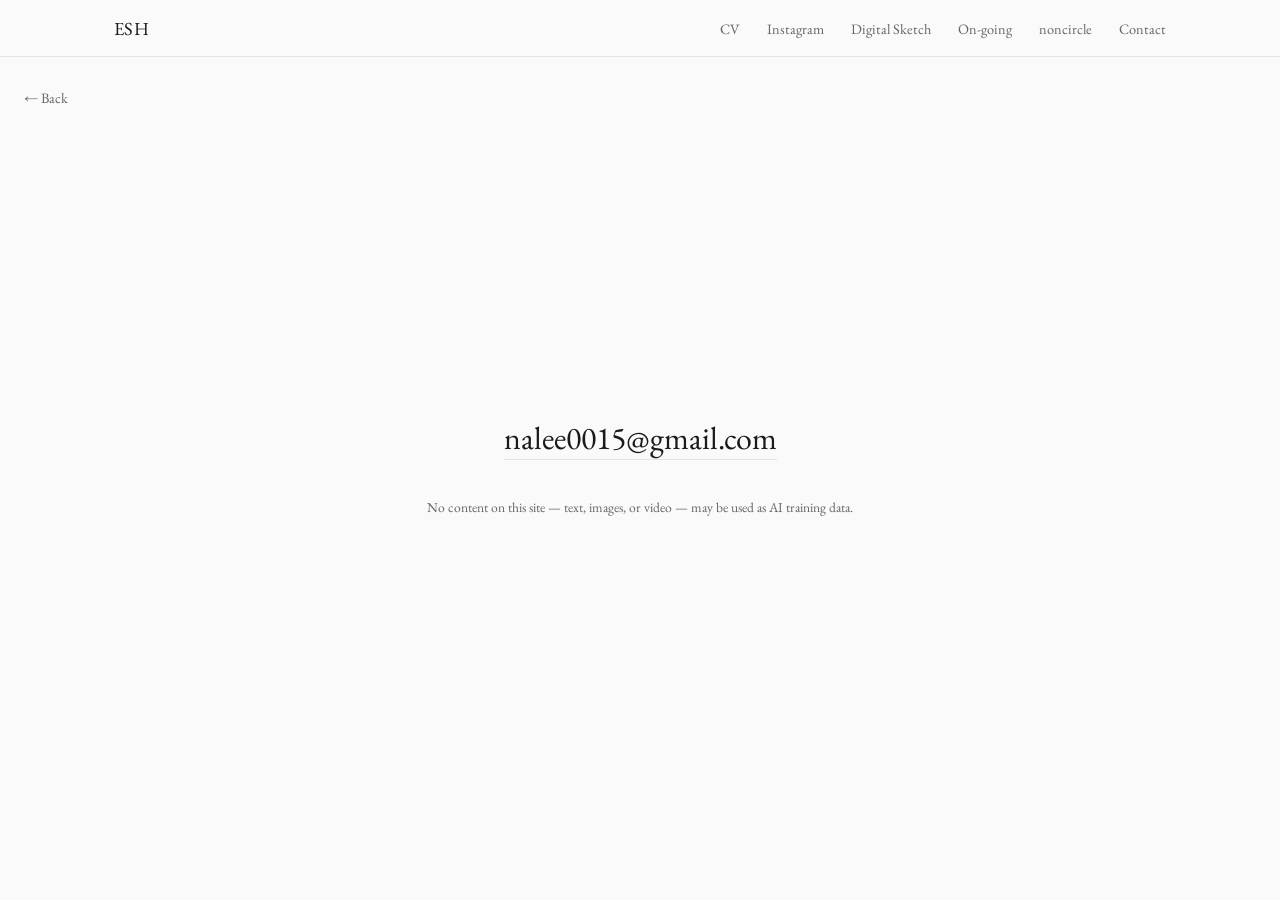
<file: contact.html>
<!DOCTYPE html>
<html lang="en">
<head>
<meta charset="UTF-8">
<meta name="viewport" content="width=device-width, initial-scale=1.0">
<title>ESH — Contact</title>
<link rel="preconnect" href="https://fonts.googleapis.com">
<link rel="preconnect" href="https://fonts.gstatic.com" crossorigin>
<link href="https://fonts.googleapis.com/css2?family=EB+Garamond:ital,wght@0,400;0,500;0,600;0,700;1,400&display=swap" rel="stylesheet">
<link rel="stylesheet" href="styles.css">
<style>
  .contact-page {
    min-height: calc(100vh - 65px);
    display: flex;
    flex-direction: column;
    align-items: center;
    justify-content: center;
    text-align: center;
    padding: 24px;
  }
  .contact-page .back-link {
    position: absolute;
    top: 88px;
    left: 24px;
    color: var(--text-muted);
    text-decoration: none;
    font-size: 0.9rem;
  }
  .contact-page .back-link:hover { color: var(--text); }

  .contact-email {
    font-size: clamp(1.4rem, 4vw, 2rem);
    margin: 0 0 24px;
  }
  .contact-email a {
    color: var(--text);
    text-decoration: none;
    border-bottom: 1px solid var(--border);
    transition: border-color 0.15s ease;
  }
  .contact-email a:hover { border-color: var(--text); }

  .contact-notice {
    max-width: 480px;
    color: var(--text-muted);
    font-size: 0.85rem;
    line-height: 1.6;
  }
</style>
</head>
<body>

<header class="site-header">
  <div class="header-inner">
    <a class="brand" href="index.html">ESH</a>
    <nav class="header-links">
      <a href="assets/SeunghoonLee_CV.pdf" target="_blank" rel="noopener">CV</a>
      <a href="https://www.instagram.com/le_esh_design/" target="_blank" rel="noopener">Instagram</a>
      <a href="sketch.html">Digital Sketch</a>
      <a href="ongoing.html">On-going</a>
      <a href="motion.html">noncircle</a>
      <a href="contact.html">Contact</a>
    </nav>
  </div>
</header>

<main class="contact-page">
  <a class="back-link" href="index.html">&larr; Back</a>
  <p class="contact-email"><a href="mailto:nalee0015@gmail.com">nalee0015@gmail.com</a></p>
  <p class="contact-notice">No content on this site — text, images, or video — may be used as AI training data.</p>
</main>

<script src="protect.js"></script>
</body>
</html>
</file>
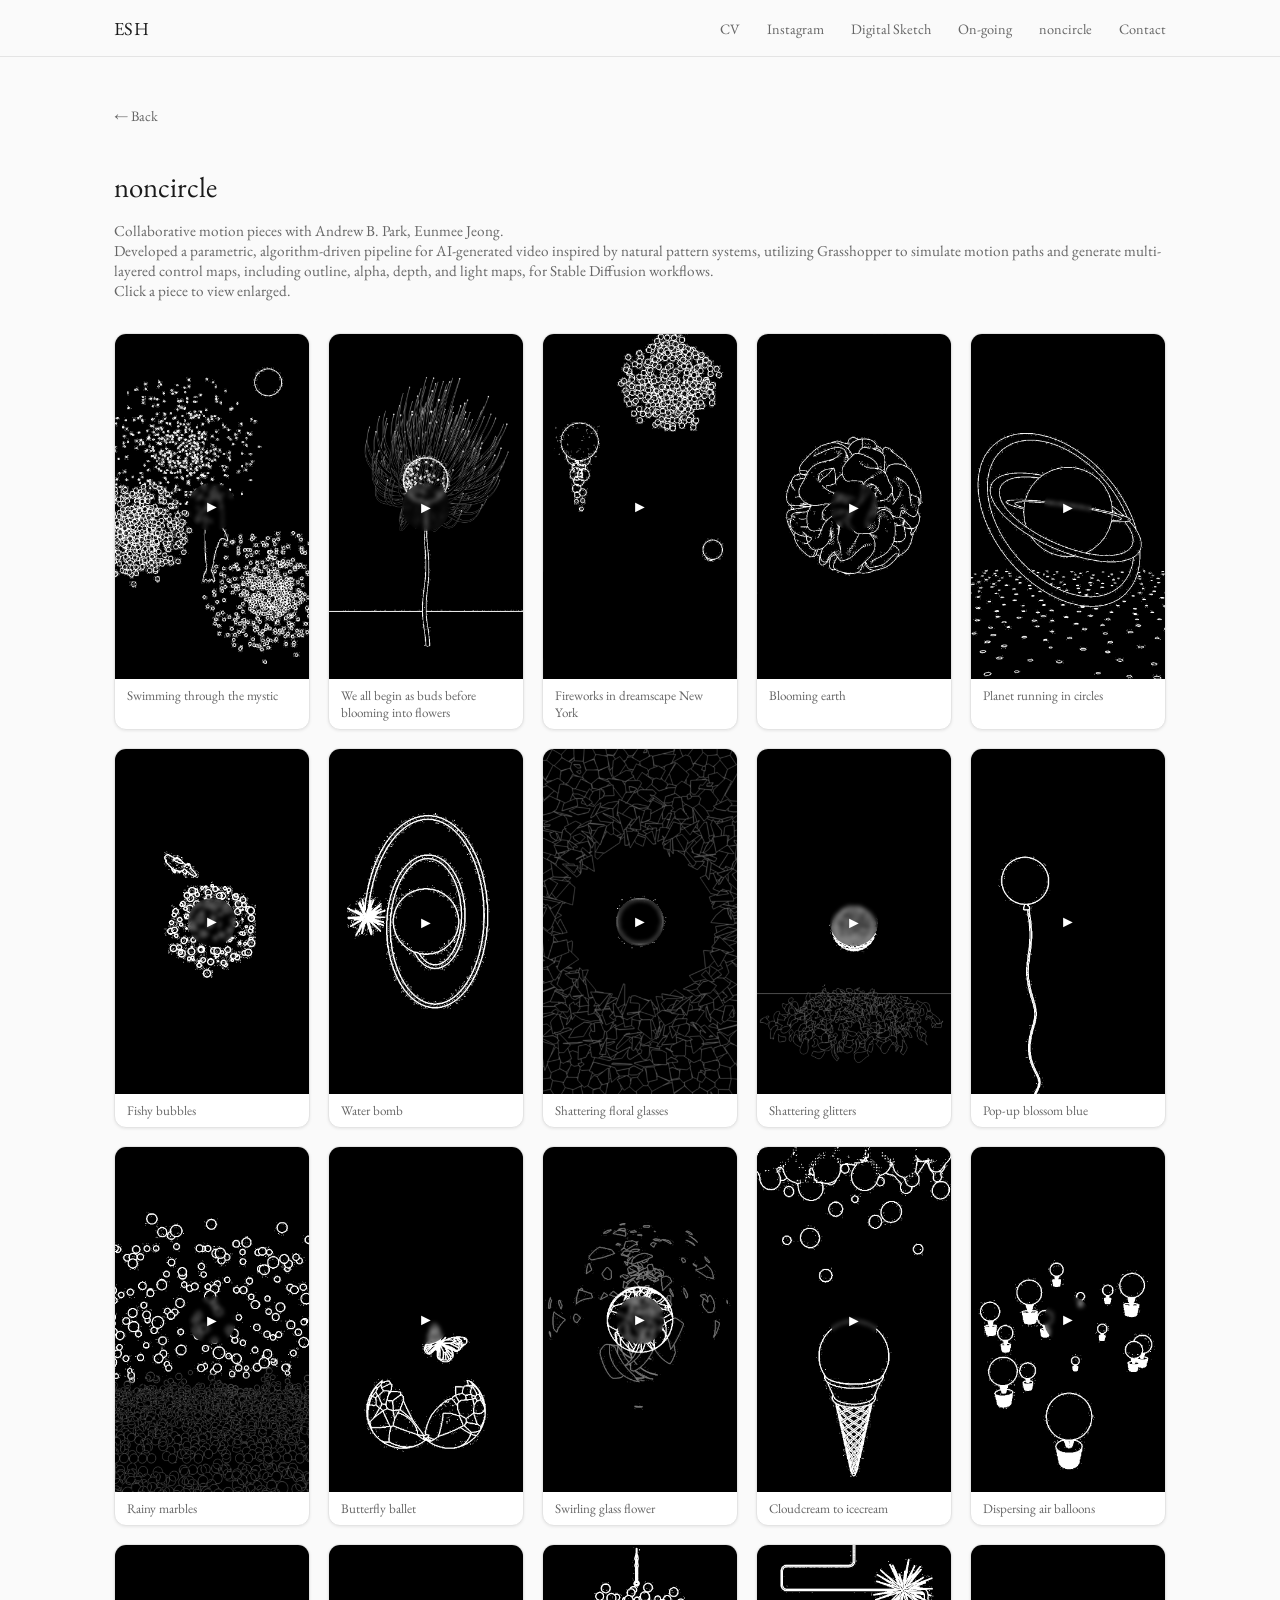
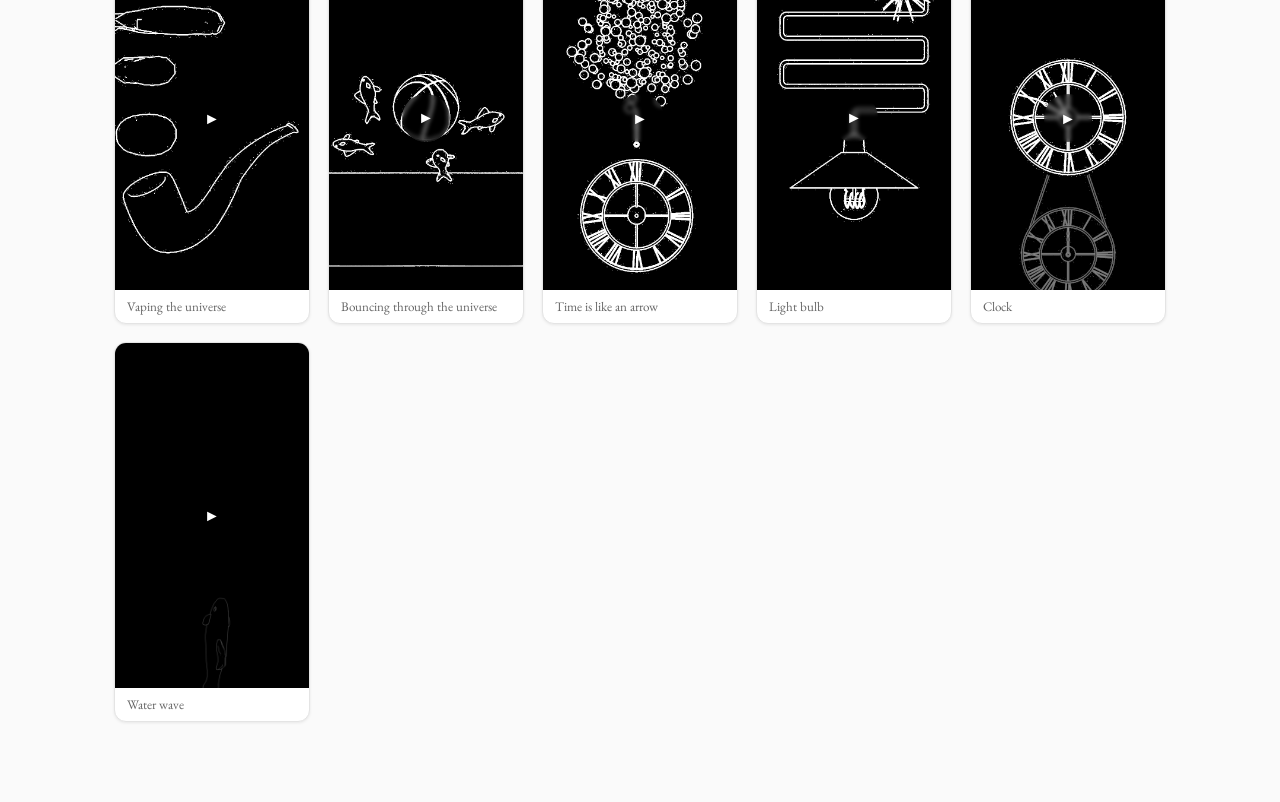
<file: motion.html>
<!DOCTYPE html>
<html lang="en">
<head>
<meta charset="UTF-8">
<meta name="viewport" content="width=device-width, initial-scale=1.0">
<title>ESH — noncircle</title>
<link rel="preconnect" href="https://fonts.googleapis.com">
<link rel="preconnect" href="https://fonts.gstatic.com" crossorigin>
<link href="https://fonts.googleapis.com/css2?family=EB+Garamond:ital,wght@0,400;0,500;0,600;0,700;1,400&display=swap" rel="stylesheet">
<link rel="stylesheet" href="styles.css">
<style>
  .sketch-page {
    max-width: 1100px;
    margin: 0 auto;
    padding: 48px 24px 80px;
  }
  .sketch-page h1 {
    font-size: 1.8rem;
    font-weight: 400;
    margin-bottom: 4px;
  }
  .sketch-page .note {
    color: var(--text-muted);
    font-size: 0.95rem;
    margin-bottom: 32px;
  }
  .back-link {
    display: inline-block;
    margin-bottom: 24px;
    color: var(--text-muted);
    text-decoration: none;
    font-size: 0.9rem;
  }
  .back-link:hover { color: var(--text); }

  .sketch-grid {
    display: grid;
    grid-template-columns: repeat(auto-fit, minmax(180px, 1fr));
    gap: 18px;
  }
  .sketch-card {
    background: var(--surface);
    border: 1px solid var(--border);
    border-radius: 12px;
    overflow: hidden;
    box-shadow: var(--shadow);
    cursor: pointer;
    transition: box-shadow 0.2s ease, transform 0.2s ease;
  }
  .sketch-card:hover {
    box-shadow: var(--shadow-hover);
    transform: translateY(-2px);
  }
  .sketch-thumb {
    position: relative;
    aspect-ratio: 9 / 16;
    background: #000;
  }
  .sketch-thumb img {
    width: 100%;
    height: 100%;
    object-fit: cover;
    display: block;
  }
  .sketch-thumb .play-icon {
    position: absolute;
    inset: 0;
    display: flex;
    align-items: center;
    justify-content: center;
  }
  .sketch-thumb .play-icon span {
    width: 48px;
    height: 48px;
    border-radius: 50%;
    background: rgba(0,0,0,0.45);
    color: #fff;
    display: flex;
    align-items: center;
    justify-content: center;
    font-size: 1rem;
    backdrop-filter: blur(2px);
  }
  .sketch-card .label {
    padding: 8px 12px;
    font-size: 0.82rem;
    color: var(--text-muted);
  }

  .lb-stage video {
    max-width: 100%;
    max-height: 100%;
    object-fit: contain;
    box-shadow: 0 10px 40px rgba(0,0,0,0.5);
  }
</style>
</head>
<body>

<header class="site-header">
  <div class="header-inner">
    <a class="brand" href="index.html">ESH</a>
    <nav class="header-links">
      <a href="assets/SeunghoonLee_CV.pdf" target="_blank" rel="noopener">CV</a>
      <a href="https://www.instagram.com/le_esh_design/" target="_blank" rel="noopener">Instagram</a>
      <a href="sketch.html">Digital Sketch</a>
      <a href="ongoing.html">On-going</a>
      <a href="motion.html">noncircle</a>
      <a href="contact.html">Contact</a>
    </nav>
  </div>
</header>

<main class="sketch-page">
  <a class="back-link" href="index.html">&larr; Back</a>
  <h1>noncircle</h1>
  <p class="note">Collaborative motion pieces with Andrew B. Park, Eunmee Jeong.<br>Developed a parametric, algorithm-driven pipeline for AI-generated video inspired by natural pattern systems, utilizing Grasshopper to simulate motion paths and generate multi-layered control maps, including outline, alpha, depth, and light maps, for Stable Diffusion workflows.<br>Click a piece to view enlarged.</p>

  <div class="sketch-grid" id="sketch-grid">
    <div class="sketch-card" data-src="assets/galaxy/03.mp4" data-poster="assets/galaxy/03-thumb.jpg">
      <div class="sketch-thumb"><img src="assets/galaxy/03-thumb.jpg" alt="Swimming through the mystic"><div class="play-icon"><span>&#9658;</span></div></div>
      <div class="label">Swimming through the mystic</div>
    </div>
    <div class="sketch-card" data-src="assets/galaxy/04.mp4" data-poster="assets/galaxy/04-thumb.jpg">
      <div class="sketch-thumb"><img src="assets/galaxy/04-thumb.jpg" alt="We all begin as buds before blooming into flowers"><div class="play-icon"><span>&#9658;</span></div></div>
      <div class="label">We all begin as buds before blooming into flowers</div>
    </div>
    <div class="sketch-card" data-src="assets/galaxy/05.mp4" data-poster="assets/galaxy/05-thumb.jpg">
      <div class="sketch-thumb"><img src="assets/galaxy/05-thumb.jpg" alt="Fireworks in dreamscape New York"><div class="play-icon"><span>&#9658;</span></div></div>
      <div class="label">Fireworks in dreamscape New York</div>
    </div>
    <div class="sketch-card" data-src="assets/galaxy/06.mp4" data-poster="assets/galaxy/06-thumb.jpg">
      <div class="sketch-thumb"><img src="assets/galaxy/06-thumb.jpg" alt="Blooming earth"><div class="play-icon"><span>&#9658;</span></div></div>
      <div class="label">Blooming earth</div>
    </div>
    <div class="sketch-card" data-src="assets/galaxy/07.mp4" data-poster="assets/galaxy/07-thumb.jpg">
      <div class="sketch-thumb"><img src="assets/galaxy/07-thumb.jpg" alt="Planet running in circles"><div class="play-icon"><span>&#9658;</span></div></div>
      <div class="label">Planet running in circles</div>
    </div>
    <div class="sketch-card" data-src="assets/galaxy/08.mp4" data-poster="assets/galaxy/08-thumb.jpg">
      <div class="sketch-thumb"><img src="assets/galaxy/08-thumb.jpg" alt="Fishy bubbles"><div class="play-icon"><span>&#9658;</span></div></div>
      <div class="label">Fishy bubbles</div>
    </div>
    <div class="sketch-card" data-src="assets/galaxy/09.mp4" data-poster="assets/galaxy/09-thumb.jpg">
      <div class="sketch-thumb"><img src="assets/galaxy/09-thumb.jpg" alt="Water bomb"><div class="play-icon"><span>&#9658;</span></div></div>
      <div class="label">Water bomb</div>
    </div>
    <div class="sketch-card" data-src="assets/galaxy/10.mp4" data-poster="assets/galaxy/10-thumb.jpg">
      <div class="sketch-thumb"><img src="assets/galaxy/10-thumb.jpg" alt="Shattering floral glasses"><div class="play-icon"><span>&#9658;</span></div></div>
      <div class="label">Shattering floral glasses</div>
    </div>
    <div class="sketch-card" data-src="assets/galaxy/11.mp4" data-poster="assets/galaxy/11-thumb.jpg">
      <div class="sketch-thumb"><img src="assets/galaxy/11-thumb.jpg" alt="Shattering glitters"><div class="play-icon"><span>&#9658;</span></div></div>
      <div class="label">Shattering glitters</div>
    </div>
    <div class="sketch-card" data-src="assets/galaxy/12.mp4" data-poster="assets/galaxy/12-thumb.jpg">
      <div class="sketch-thumb"><img src="assets/galaxy/12-thumb.jpg" alt="Pop-up blossom blue"><div class="play-icon"><span>&#9658;</span></div></div>
      <div class="label">Pop-up blossom blue</div>
    </div>
    <div class="sketch-card" data-src="assets/galaxy/13.mp4" data-poster="assets/galaxy/13-thumb.jpg">
      <div class="sketch-thumb"><img src="assets/galaxy/13-thumb.jpg" alt="Rainy marbles"><div class="play-icon"><span>&#9658;</span></div></div>
      <div class="label">Rainy marbles</div>
    </div>
    <div class="sketch-card" data-src="assets/galaxy/14.mp4" data-poster="assets/galaxy/14-thumb.jpg">
      <div class="sketch-thumb"><img src="assets/galaxy/14-thumb.jpg" alt="Butterfly ballet"><div class="play-icon"><span>&#9658;</span></div></div>
      <div class="label">Butterfly ballet</div>
    </div>
    <div class="sketch-card" data-src="assets/galaxy/15.mp4" data-poster="assets/galaxy/15-thumb.jpg">
      <div class="sketch-thumb"><img src="assets/galaxy/15-thumb.jpg" alt="Swirling glass flower"><div class="play-icon"><span>&#9658;</span></div></div>
      <div class="label">Swirling glass flower</div>
    </div>
    <div class="sketch-card" data-src="assets/galaxy/16.mp4" data-poster="assets/galaxy/16-thumb.jpg">
      <div class="sketch-thumb"><img src="assets/galaxy/16-thumb.jpg" alt="Cloudcream to icecream"><div class="play-icon"><span>&#9658;</span></div></div>
      <div class="label">Cloudcream to icecream</div>
    </div>
    <div class="sketch-card" data-src="assets/galaxy/17.mp4" data-poster="assets/galaxy/17-thumb.jpg">
      <div class="sketch-thumb"><img src="assets/galaxy/17-thumb.jpg" alt="Dispersing air balloons"><div class="play-icon"><span>&#9658;</span></div></div>
      <div class="label">Dispersing air balloons</div>
    </div>
    <div class="sketch-card" data-src="assets/galaxy/18.mp4" data-poster="assets/galaxy/18-thumb.jpg">
      <div class="sketch-thumb"><img src="assets/galaxy/18-thumb.jpg" alt="Vaping the universe"><div class="play-icon"><span>&#9658;</span></div></div>
      <div class="label">Vaping the universe</div>
    </div>
    <div class="sketch-card" data-src="assets/galaxy/19.mp4" data-poster="assets/galaxy/19-thumb.jpg">
      <div class="sketch-thumb"><img src="assets/galaxy/19-thumb.jpg" alt="Bouncing through the universe"><div class="play-icon"><span>&#9658;</span></div></div>
      <div class="label">Bouncing through the universe</div>
    </div>
    <div class="sketch-card" data-src="assets/galaxy/20.mp4" data-poster="assets/galaxy/20-thumb.jpg">
      <div class="sketch-thumb"><img src="assets/galaxy/20-thumb.jpg" alt="Time is like an arrow"><div class="play-icon"><span>&#9658;</span></div></div>
      <div class="label">Time is like an arrow</div>
    </div>
    <div class="sketch-card" data-src="assets/galaxy/21.mp4" data-poster="assets/galaxy/21-thumb.jpg">
      <div class="sketch-thumb"><img src="assets/galaxy/21-thumb.jpg" alt="Light bulb"><div class="play-icon"><span>&#9658;</span></div></div>
      <div class="label">Light bulb</div>
    </div>
    <div class="sketch-card" data-src="assets/galaxy/22.mp4" data-poster="assets/galaxy/22-thumb.jpg">
      <div class="sketch-thumb"><img src="assets/galaxy/22-thumb.jpg" alt="Clock"><div class="play-icon"><span>&#9658;</span></div></div>
      <div class="label">Clock</div>
    </div>
    <div class="sketch-card" data-src="assets/galaxy/23.mp4" data-poster="assets/galaxy/23-thumb.jpg">
      <div class="sketch-thumb"><img src="assets/galaxy/23-thumb.jpg" alt="Water wave"><div class="play-icon"><span>&#9658;</span></div></div>
      <div class="label">Water wave</div>
    </div>
  </div>
</main>

<div class="lightbox" id="video-lightbox" aria-hidden="true">
  <button class="lb-close" id="vlb-close" aria-label="Close">&times;</button>
  <div class="lb-stage">
    <video id="vlb-video" controls playsinline poster=""></video>
  </div>
</div>

<script src="protect.js"></script>
<script src="video.js"></script>
<script src="sketch.js"></script>
</body>
</html>
</file>
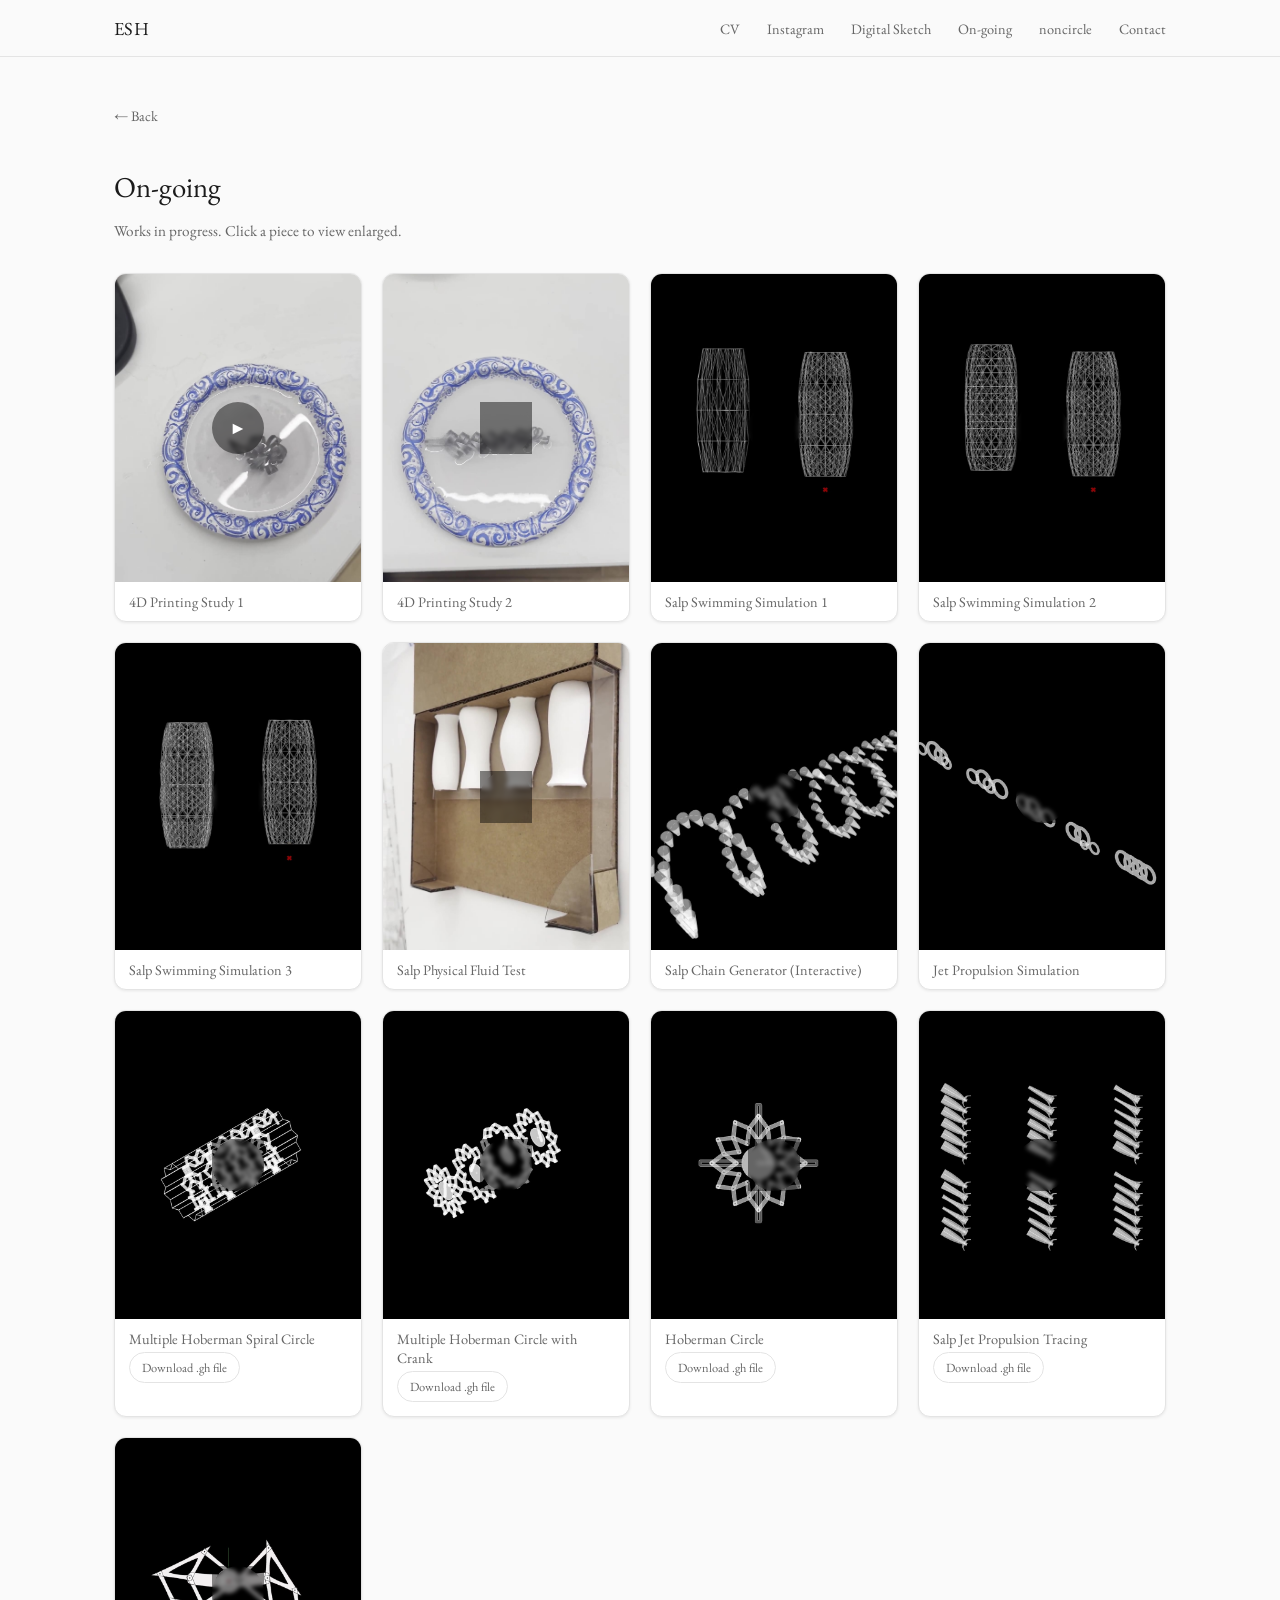
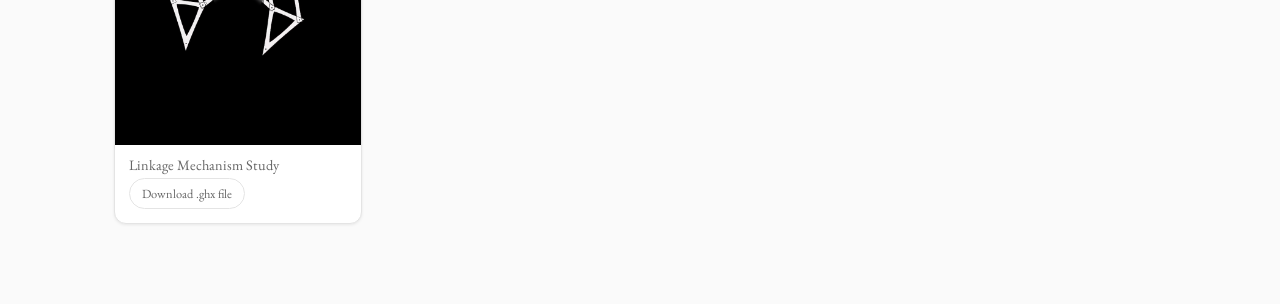
<file: ongoing.html>
<!DOCTYPE html>
<html lang="en">
<head>
<meta charset="UTF-8">
<meta name="viewport" content="width=device-width, initial-scale=1.0">
<title>ESH — On-going</title>
<link rel="preconnect" href="https://fonts.googleapis.com">
<link rel="preconnect" href="https://fonts.gstatic.com" crossorigin>
<link href="https://fonts.googleapis.com/css2?family=EB+Garamond:ital,wght@0,400;0,500;0,600;0,700;1,400&display=swap" rel="stylesheet">
<link rel="stylesheet" href="styles.css">
<style>
  .sketch-page {
    max-width: 1100px;
    margin: 0 auto;
    padding: 48px 24px 80px;
  }
  .sketch-page h1 {
    font-size: 1.8rem;
    font-weight: 400;
    margin-bottom: 4px;
  }
  .sketch-page .note {
    color: var(--text-muted);
    font-size: 0.95rem;
    margin-bottom: 32px;
  }
  .back-link {
    display: inline-block;
    margin-bottom: 24px;
    color: var(--text-muted);
    text-decoration: none;
    font-size: 0.9rem;
  }
  .back-link:hover { color: var(--text); }

  .sketch-grid {
    display: grid;
    grid-template-columns: repeat(auto-fit, minmax(220px, 1fr));
    gap: 20px;
  }
  .sketch-card {
    background: var(--surface);
    border: 1px solid var(--border);
    border-radius: 12px;
    overflow: hidden;
    box-shadow: var(--shadow);
    cursor: pointer;
    transition: box-shadow 0.2s ease, transform 0.2s ease;
  }
  .sketch-card:hover {
    box-shadow: var(--shadow-hover);
    transform: translateY(-2px);
  }
  .sketch-thumb {
    position: relative;
    aspect-ratio: 4 / 5;
    background: #000;
  }
  .sketch-thumb img {
    width: 100%;
    height: 100%;
    object-fit: cover;
    display: block;
  }
  .sketch-thumb .play-icon {
    position: absolute;
    inset: 0;
    display: flex;
    align-items: center;
    justify-content: center;
  }
  .sketch-thumb .play-icon span {
    width: 52px;
    height: 52px;
    border-radius: 50%;
    background: rgba(0,0,0,0.45);
    color: #fff;
    display: flex;
    align-items: center;
    justify-content: center;
    font-size: 1.1rem;
    backdrop-filter: blur(2px);
  }
  .sketch-card .label {
    padding: 10px 14px;
    font-size: 0.9rem;
    color: var(--text-muted);
  }

  .gh-download {
    display: block;
    margin: -6px 14px 14px;
    padding: 6px 12px;
    width: fit-content;
    border: 1px solid var(--border);
    border-radius: 999px;
    font-size: 0.78rem;
    color: var(--text-muted);
    text-decoration: none;
    transition: color 0.15s ease, border-color 0.15s ease;
  }
  .gh-download:hover {
    color: var(--text);
    border-color: var(--text);
  }

  .lb-stage video {
    max-width: 100%;
    max-height: 100%;
    object-fit: contain;
    box-shadow: 0 10px 40px rgba(0,0,0,0.5);
  }
</style>
</head>
<body>

<header class="site-header">
  <div class="header-inner">
    <a class="brand" href="index.html">ESH</a>
    <nav class="header-links">
      <a href="assets/SeunghoonLee_CV.pdf" target="_blank" rel="noopener">CV</a>
      <a href="https://www.instagram.com/le_esh_design/" target="_blank" rel="noopener">Instagram</a>
      <a href="sketch.html">Digital Sketch</a>
      <a href="ongoing.html">On-going</a>
      <a href="motion.html">noncircle</a>
      <a href="contact.html">Contact</a>
    </nav>
  </div>
</header>

<main class="sketch-page">
  <a class="back-link" href="index.html">&larr; Back</a>
  <h1>On-going</h1>
  <p class="note">Works in progress. Click a piece to view enlarged.</p>

  <div class="sketch-grid" id="sketch-grid">
    <div class="sketch-card" data-src="assets/ongoing/4d-printing-study-1.mp4" data-poster="assets/ongoing/4d-printing-study-1-thumb.jpg" data-label="4D Printing Study 1" data-loop="true" data-slug="4d-printing-1">
      <div class="sketch-thumb">
        <img src="assets/ongoing/4d-printing-study-1-thumb.jpg" alt="4D Printing Study 1">
        <div class="play-icon"><span>&#9658;</span></div>
      </div>
      <div class="label">4D Printing Study 1</div>
    </div>
    <div class="sketch-card" data-src="assets/ongoing/4d-printing-study-2.mp4" data-poster="assets/ongoing/4d-printing-study-2-thumb.jpg" data-label="4D Printing Study 2" data-loop="true" data-slug="4d-printing-2">
      <div class="sketch-thumb">
        <img src="assets/ongoing/4d-printing-study-2-thumb.jpg" alt="4D Printing Study 2">
        <div class="play-icon"><span>&#9658;</span></div>
      </div>
      <div class="label">4D Printing Study 2</div>
    </div>
    <div class="sketch-card" data-src="assets/ongoing/salp-swim-sim-1.mp4" data-poster="assets/ongoing/salp-swim-sim-1-thumb.jpg" data-label="Salp Swimming Simulation 1" data-loop="true" data-slug="swim-sim-1">
      <div class="sketch-thumb">
        <img src="assets/ongoing/salp-swim-sim-1-thumb.jpg" alt="Salp Swimming Simulation 1">
        <div class="play-icon"><span>&#9658;</span></div>
      </div>
      <div class="label">Salp Swimming Simulation 1</div>
    </div>
    <div class="sketch-card" data-src="assets/ongoing/salp-swim-sim-2.mp4" data-poster="assets/ongoing/salp-swim-sim-2-thumb.jpg" data-label="Salp Swimming Simulation 2" data-loop="true" data-slug="swim-sim-2">
      <div class="sketch-thumb">
        <img src="assets/ongoing/salp-swim-sim-2-thumb.jpg" alt="Salp Swimming Simulation 2">
        <div class="play-icon"><span>&#9658;</span></div>
      </div>
      <div class="label">Salp Swimming Simulation 2</div>
    </div>
    <div class="sketch-card" data-src="assets/ongoing/salp-swim-sim-3.mp4" data-poster="assets/ongoing/salp-swim-sim-3-thumb.jpg" data-label="Salp Swimming Simulation 3" data-loop="true" data-slug="swim-sim-3">
      <div class="sketch-thumb">
        <img src="assets/ongoing/salp-swim-sim-3-thumb.jpg" alt="Salp Swimming Simulation 3">
        <div class="play-icon"><span>&#9658;</span></div>
      </div>
      <div class="label">Salp Swimming Simulation 3</div>
    </div>
    <div class="sketch-card" data-src="assets/ongoing/salp-physical-fluid-test.mp4" data-poster="assets/ongoing/salp-physical-fluid-test-thumb.jpg" data-label="Salp Physical Fluid Test" data-slug="salp-fluid-test">
      <div class="sketch-thumb">
        <img src="assets/ongoing/salp-physical-fluid-test-thumb.jpg" alt="Salp Physical Fluid Test">
        <div class="play-icon"><span>&#9658;</span></div>
      </div>
      <div class="label">Salp Physical Fluid Test</div>
    </div>
    <a class="sketch-card" href="https://claude.ai/artifact/JJebn6p19cfHxCRVgMBRji" target="_blank" rel="noopener" data-label="Salp Chain Generator" style="text-decoration:none; display:block;">
      <div class="sketch-thumb">
        <img src="assets/ongoing/salp-chain-generator-thumb.jpg" alt="Salp Chain Generator">
        <div class="play-icon"><span>&#8599;</span></div>
      </div>
      <div class="label">Salp Chain Generator (Interactive)</div>
    </a>
    <div class="sketch-card" data-src="assets/ongoing/jet-propulsion-simulation.mp4" data-poster="assets/ongoing/jet-propulsion-simulation-thumb.jpg" data-label="Jet Propulsion Simulation" data-loop="true" data-slug="jet-propulsion">
      <div class="sketch-thumb">
        <img src="assets/ongoing/jet-propulsion-simulation-thumb.jpg" alt="Jet Propulsion Simulation">
        <div class="play-icon"><span>&#9658;</span></div>
      </div>
      <div class="label">Jet Propulsion Simulation</div>
    </div>
    <div class="sketch-card" data-src="assets/ongoing/hoberman-spiral-array.mp4" data-poster="assets/ongoing/hoberman-spiral-array-thumb.jpg" data-label="Multiple Hoberman Spiral Circle" data-loop="true" data-slug="hoberman-spiral">
      <div class="sketch-thumb">
        <img src="assets/ongoing/hoberman-spiral-array-thumb.jpg" alt="Multiple Hoberman Spiral Circle">
        <div class="play-icon"><span>&#9658;</span></div>
      </div>
      <div class="label">Multiple Hoberman Spiral Circle</div>
      <a class="gh-download" href="assets/ongoing/salp-surface-study-spiral.gh" download onclick="event.stopPropagation()">Download .gh file</a>
    </div>
    <div class="sketch-card" data-src="assets/ongoing/hoberman-crank-array.mp4" data-poster="assets/ongoing/hoberman-crank-array-thumb.jpg" data-label="Multiple Hoberman Circle with Crank" data-loop="true" data-slug="hoberman-crank">
      <div class="sketch-thumb">
        <img src="assets/ongoing/hoberman-crank-array-thumb.jpg" alt="Multiple Hoberman Circle with Crank">
        <div class="play-icon"><span>&#9658;</span></div>
      </div>
      <div class="label">Multiple Hoberman Circle with Crank</div>
      <a class="gh-download" href="assets/ongoing/salp-surface-study-crank.gh" download onclick="event.stopPropagation()">Download .gh file</a>
    </div>
    <div class="sketch-card" data-src="assets/ongoing/hoberman-circle.mp4" data-poster="assets/ongoing/hoberman-circle-thumb.jpg" data-label="Hoberman Circle" data-loop="true" data-slug="hoberman">
      <div class="sketch-thumb">
        <img src="assets/ongoing/hoberman-circle-thumb.jpg" alt="Hoberman Circle">
        <div class="play-icon"><span>&#9658;</span></div>
      </div>
      <div class="label">Hoberman Circle</div>
      <a class="gh-download" href="assets/ongoing/hoberman-circle.gh" download onclick="event.stopPropagation()">Download .gh file</a>
    </div>
    <div class="sketch-card" data-src="assets/ongoing/salp-jet-propulsion.mp4" data-poster="assets/ongoing/salp-jet-propulsion-thumb.jpg" data-label="Salp Jet Propulsion Tracing" data-loop="true" data-slug="salp">
      <div class="sketch-thumb">
        <img src="assets/ongoing/salp-jet-propulsion-thumb.jpg" alt="Salp Jet Propulsion Tracing">
        <div class="play-icon"><span>&#9658;</span></div>
      </div>
      <div class="label">Salp Jet Propulsion Tracing</div>
      <a class="gh-download" href="assets/ongoing/salp-swim.gh" download onclick="event.stopPropagation()">Download .gh file</a>
    </div>
    <div class="sketch-card" data-src="assets/ongoing/grasshopper-mechanism.mp4" data-poster="assets/ongoing/grasshopper-mechanism-thumb.jpg" data-label="Linkage Mechanism Study" data-loop="true" data-slug="grasshopper">
      <div class="sketch-thumb">
        <img src="assets/ongoing/grasshopper-mechanism-thumb.jpg" alt="Linkage Mechanism Study">
        <div class="play-icon"><span>&#9658;</span></div>
      </div>
      <div class="label">Linkage Mechanism Study</div>
      <a class="gh-download" href="assets/ongoing/linkage-mechanism.ghx" download onclick="event.stopPropagation()">Download .ghx file</a>
    </div>
  </div>
</main>

<div class="lightbox" id="video-lightbox" aria-hidden="true">
  <button class="lb-close" id="vlb-close" aria-label="Close">&times;</button>
  <div class="lb-stage">
    <video id="vlb-video" controls playsinline poster=""></video>
  </div>
</div>

<script src="protect.js"></script>
<script src="video.js"></script>
<script src="sketch.js"></script>
</body>
</html>
</file>
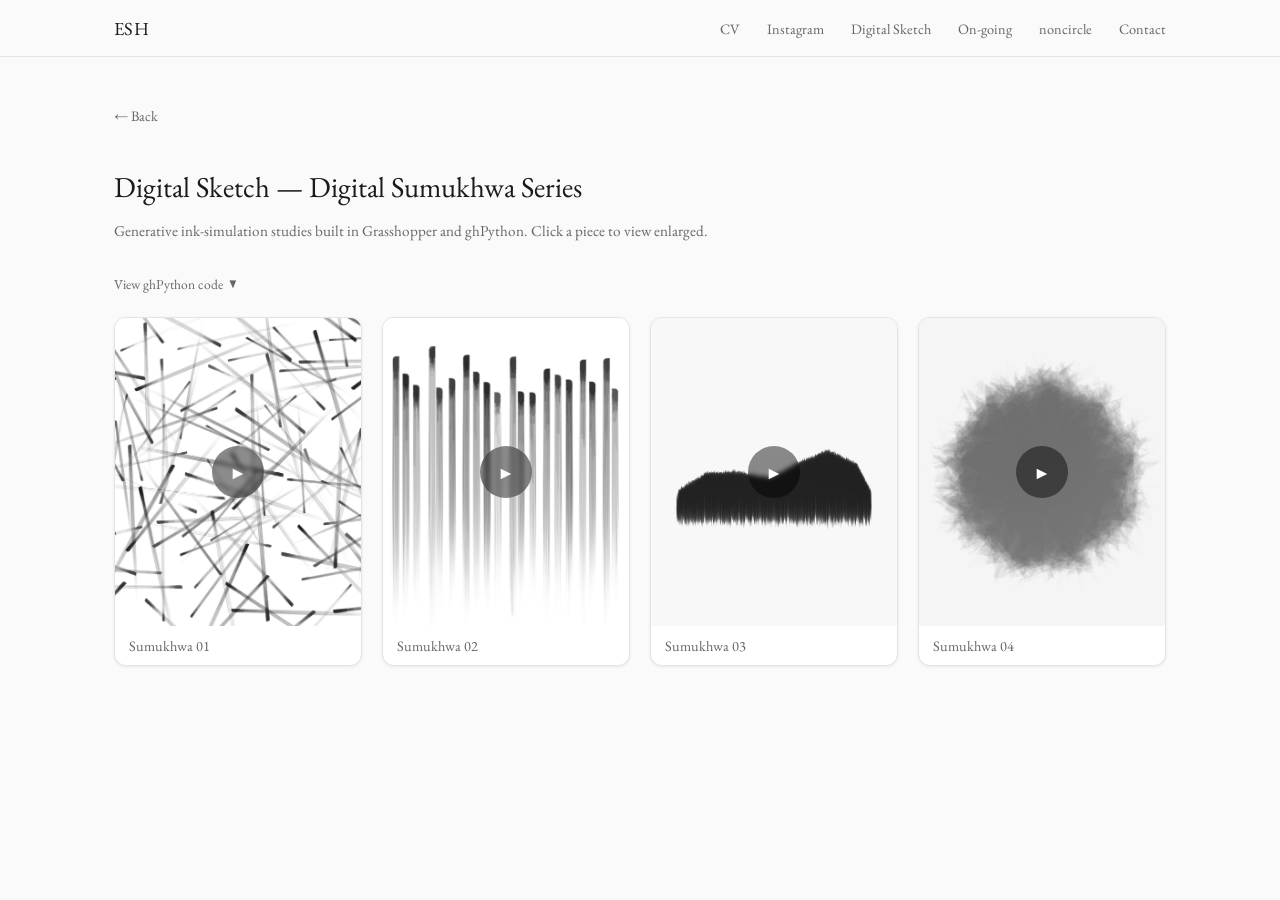
<file: sketch.html>
<!DOCTYPE html>
<html lang="en">
<head>
<meta charset="UTF-8">
<meta name="viewport" content="width=device-width, initial-scale=1.0">
<title>ESH — Digital Sketch</title>
<link rel="preconnect" href="https://fonts.googleapis.com">
<link rel="preconnect" href="https://fonts.gstatic.com" crossorigin>
<link href="https://fonts.googleapis.com/css2?family=EB+Garamond:ital,wght@0,400;0,500;0,600;0,700;1,400&display=swap" rel="stylesheet">
<link rel="stylesheet" href="styles.css">
<style>
  .sketch-page {
    max-width: 1100px;
    margin: 0 auto;
    padding: 48px 24px 80px;
  }
  .sketch-page h1 {
    font-size: 1.8rem;
    font-weight: 400;
    margin-bottom: 4px;
  }
  .sketch-page .note {
    color: var(--text-muted);
    font-size: 0.95rem;
    margin-bottom: 32px;
  }
  .back-link {
    display: inline-block;
    margin-bottom: 24px;
    color: var(--text-muted);
    text-decoration: none;
    font-size: 0.9rem;
  }
  .back-link:hover { color: var(--text); }

  .sketch-grid {
    display: grid;
    grid-template-columns: repeat(auto-fit, minmax(220px, 1fr));
    gap: 20px;
  }
  .sketch-card {
    background: var(--surface);
    border: 1px solid var(--border);
    border-radius: 12px;
    overflow: hidden;
    box-shadow: var(--shadow);
    cursor: pointer;
    transition: box-shadow 0.2s ease, transform 0.2s ease;
  }
  .sketch-card:hover {
    box-shadow: var(--shadow-hover);
    transform: translateY(-2px);
  }
  .sketch-thumb {
    position: relative;
    aspect-ratio: 4 / 5;
    background: #000;
  }
  .sketch-thumb img {
    width: 100%;
    height: 100%;
    object-fit: cover;
    display: block;
  }
  .sketch-thumb .play-icon {
    position: absolute;
    inset: 0;
    display: flex;
    align-items: center;
    justify-content: center;
  }
  .sketch-thumb .play-icon span {
    width: 52px;
    height: 52px;
    border-radius: 50%;
    background: rgba(0,0,0,0.45);
    color: #fff;
    display: flex;
    align-items: center;
    justify-content: center;
    font-size: 1.1rem;
    backdrop-filter: blur(2px);
  }
  .sketch-card .label {
    padding: 10px 14px;
    font-size: 0.9rem;
    color: var(--text-muted);
  }

  .lb-stage video {
    max-width: 100%;
    max-height: 100%;
    object-fit: contain;
    box-shadow: 0 10px 40px rgba(0,0,0,0.5);
  }

  .code-toggle {
    display: inline-flex;
    align-items: center;
    gap: 6px;
    background: none;
    border: none;
    color: var(--text-muted);
    font-family: inherit;
    font-size: 0.85rem;
    cursor: pointer;
    padding: 0;
    margin-bottom: 24px;
    transition: color 0.15s ease;
  }
  .code-toggle:hover { color: var(--text); }
  .code-toggle .arrow {
    display: inline-block;
    transition: transform 0.25s ease;
    font-size: 0.7rem;
  }
  .code-toggle.open .arrow { transform: rotate(180deg); }

  .code-panel {
    max-height: 0;
    overflow: hidden;
    transition: max-height 0.35s ease;
  }
  .code-panel.open { max-height: 2000px; }
  .code-panel pre {
    background: var(--surface);
    border: 1px solid var(--border);
    border-radius: 10px;
    padding: 20px;
    overflow-x: auto;
    text-align: left;
    margin: 0 0 32px;
  }
  .code-panel code {
    font-family: "SFMono-Regular", Consolas, "Courier New", monospace;
    font-size: 0.8rem;
    line-height: 1.6;
    color: var(--text);
    white-space: pre;
  }
</style>
</head>
<body>

<header class="site-header">
  <div class="header-inner">
    <a class="brand" href="index.html">ESH</a>
    <nav class="header-links">
      <a href="assets/SeunghoonLee_CV.pdf" target="_blank" rel="noopener">CV</a>
      <a href="https://www.instagram.com/le_esh_design/" target="_blank" rel="noopener">Instagram</a>
      <a href="sketch.html">Digital Sketch</a>
      <a href="ongoing.html">On-going</a>
      <a href="motion.html">noncircle</a>
      <a href="contact.html">Contact</a>
    </nav>
  </div>
</header>

<main class="sketch-page">
  <a class="back-link" href="index.html">&larr; Back</a>
  <h1>Digital Sketch — Digital Sumukhwa Series</h1>
  <p class="note">Generative ink-simulation studies built in Grasshopper and ghPython. Click a piece to view enlarged.</p>

  <button class="code-toggle" id="code-toggle" aria-expanded="false">
    <span>View ghPython code</span>
    <span class="arrow">&#9660;</span>
  </button>
  <div class="code-panel" id="code-panel">
    <pre><code>import Rhino.Geometry as rg
import random
import math

def deform_polyline(polyline, iterations, variance, y_threshold):
    current_point = list(polyline)

    for _ in range(iterations) :
        next_point = []
        for i in range(len(current_point)-1):
            p1 = current_point[i]
            p2 = current_point[i+1]
            mid = (p1 + p2)*0.5

            gravity_force = v



            if mid.Y &lt; y_threshold:
                move_x = (random.random() + random.random()-1) * variance *0.02
                move_y = (random.random() + random.random()-1-gravity_force) * variance
            else:
                move_x = (random.random() + random.random()-1) * variance *0.01
                move_y = (random.random() + random.random()-1) * variance *0.01


            offset = rg.Vector3d(move_x, move_y,0)

            mid += offset
            next_point.append(p1)
            next_point.append(mid)

        next_point.append(current_point[-1])
        current_point = next_point
        variance *= y

    return rg.Polyline(current_point).ToPolylineCurve()

output_curves=[]

if x:
    bbox = x.GetBoundingBox(True)
    y_min = bbox.Min.Y
    y_max = bbox.Max.Y
    y_range = y_max - y_min

    threshold = y_min + (y_range*w)

    success, polyline = x.TryGetPolyline()
    if success:
        for _ in range(int(u)):
            deformed = deform_polyline(polyline, int(z), y, threshold)
            output_curves.append(deformed)

a = output_curves</code></pre>
  </div>

  <div class="sketch-grid" id="sketch-grid">
    <div class="sketch-card" data-src="assets/sketch/sketch-05.mp4" data-poster="assets/sketch/sketch-05-thumb.jpg" data-label="Sumukhwa 01">
      <div class="sketch-thumb">
        <img src="assets/sketch/sketch-05-thumb.jpg" alt="Sumukhwa 01">
        <div class="play-icon"><span>&#9658;</span></div>
      </div>
      <div class="label">Sumukhwa 01</div>
    </div>
    <div class="sketch-card" data-src="assets/sketch/sketch-04-2.mp4" data-poster="assets/sketch/sketch-04-2-thumb.jpg" data-label="Sumukhwa 02">
      <div class="sketch-thumb">
        <img src="assets/sketch/sketch-04-2-thumb.jpg" alt="Sumukhwa 02">
        <div class="play-icon"><span>&#9658;</span></div>
      </div>
      <div class="label">Sumukhwa 02</div>
    </div>
    <div class="sketch-card" data-src="assets/sketch/sketch-03.mp4" data-poster="assets/sketch/sketch-03-thumb.jpg" data-label="Sumukhwa 03">
      <div class="sketch-thumb">
        <img src="assets/sketch/sketch-03-thumb.jpg" alt="Sumukhwa 03">
        <div class="play-icon"><span>&#9658;</span></div>
      </div>
      <div class="label">Sumukhwa 03</div>
    </div>
    <div class="sketch-card" data-src="assets/sketch/sketch-02.mp4" data-poster="assets/sketch/sketch-02-thumb.jpg" data-label="Sumukhwa 04">
      <div class="sketch-thumb">
        <img src="assets/sketch/sketch-02-thumb.jpg" alt="Sumukhwa 04">
        <div class="play-icon"><span>&#9658;</span></div>
      </div>
      <div class="label">Sumukhwa 04</div>
    </div>
  </div>
</main>

<div class="lightbox" id="video-lightbox" aria-hidden="true">
  <button class="lb-close" id="vlb-close" aria-label="Close">&times;</button>
  <div class="lb-stage">
    <video id="vlb-video" controls playsinline poster=""></video>
  </div>
</div>

<script src="protect.js"></script>
<script src="video.js"></script>
<script src="sketch.js"></script>
<script>
  (function () {
    const toggle = document.getElementById('code-toggle');
    const panel = document.getElementById('code-panel');
    toggle.addEventListener('click', function () {
      const isOpen = panel.classList.toggle('open');
      toggle.classList.toggle('open', isOpen);
      toggle.setAttribute('aria-expanded', String(isOpen));
    });
  })();
</script>
</body>
</html>
</file>
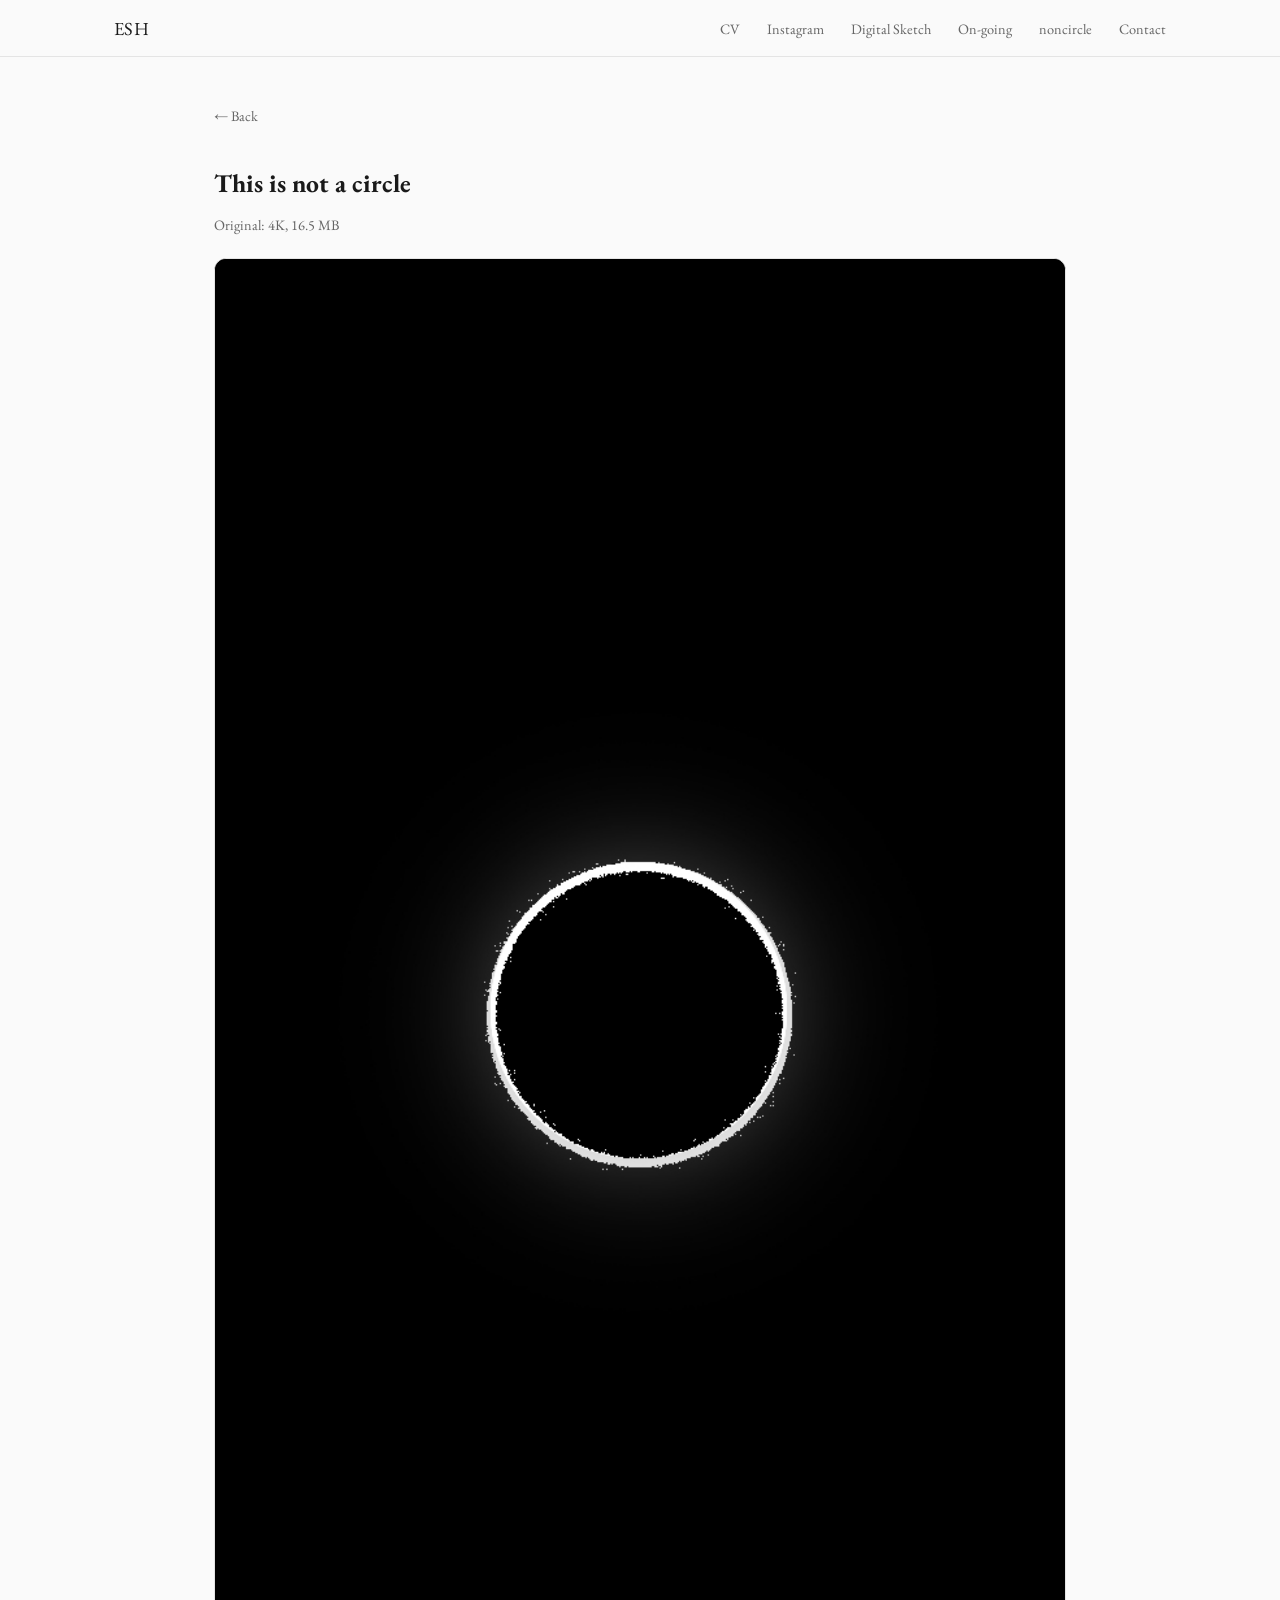
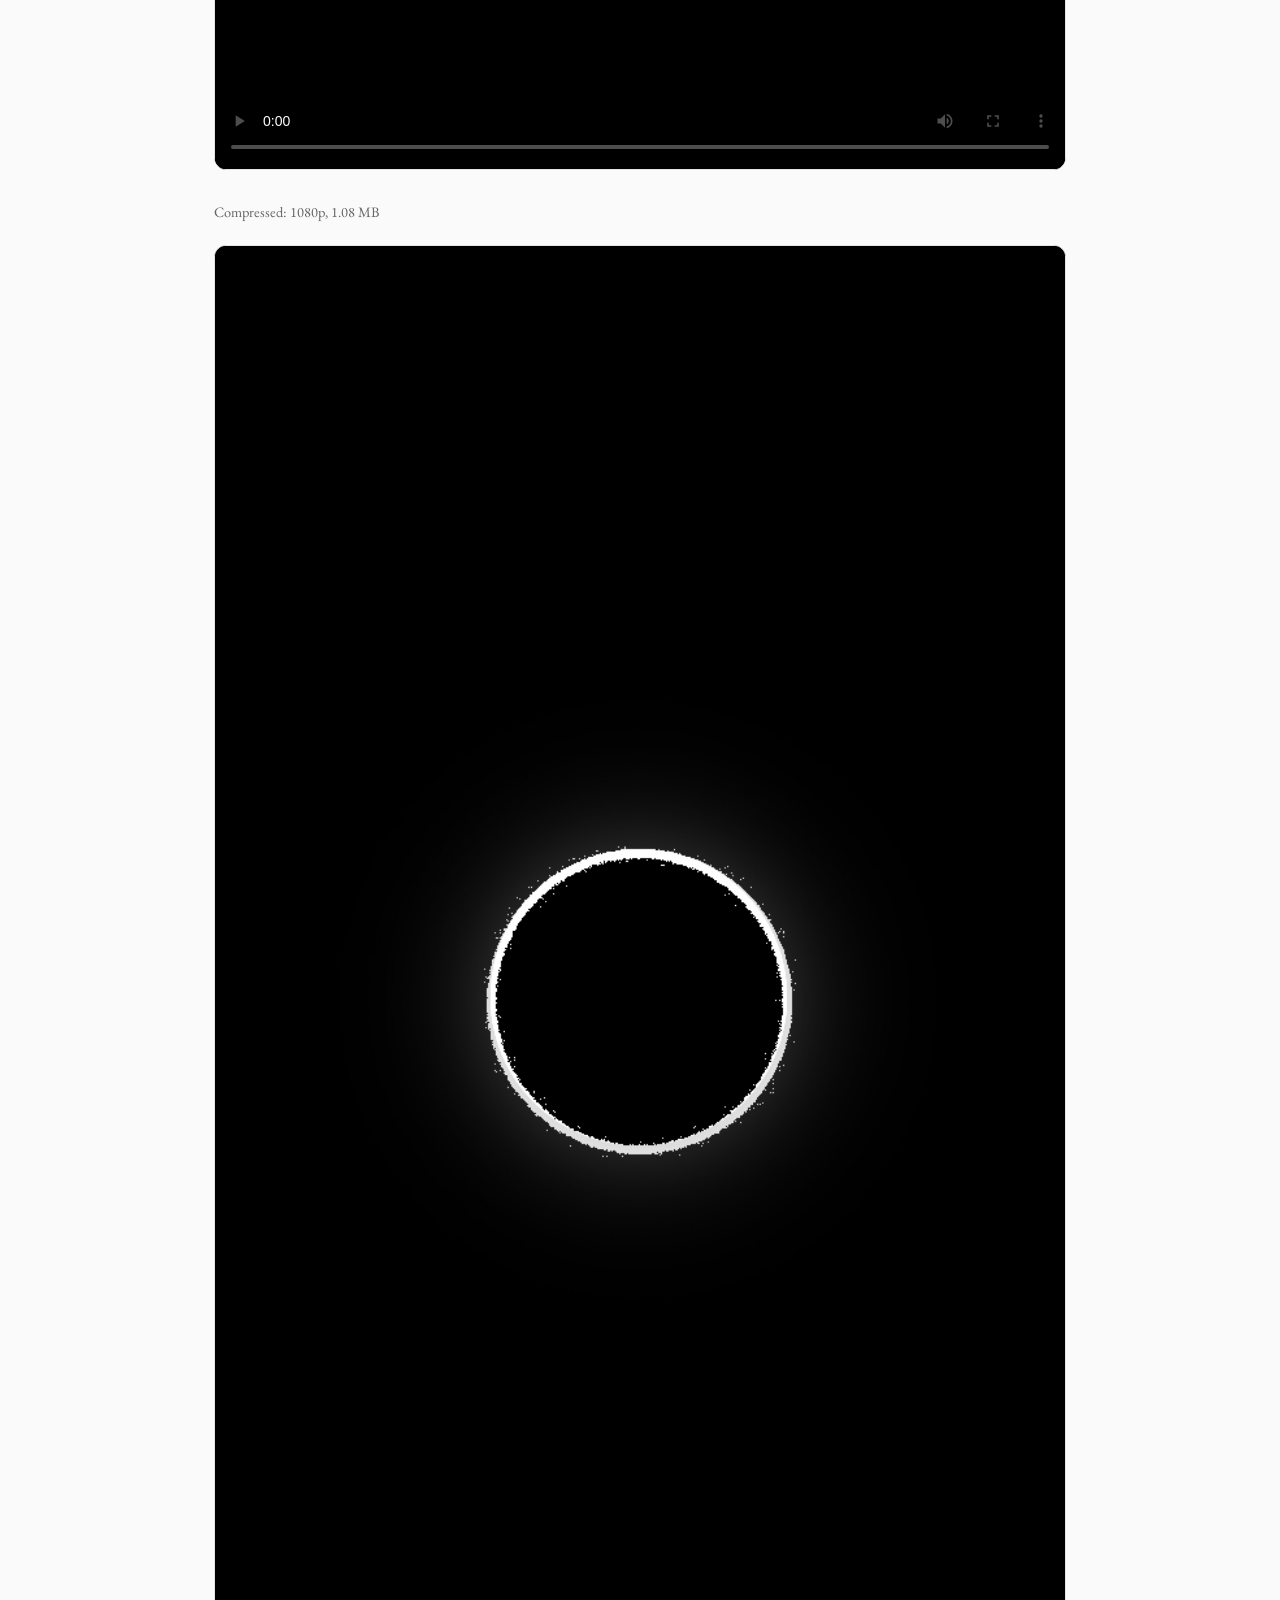
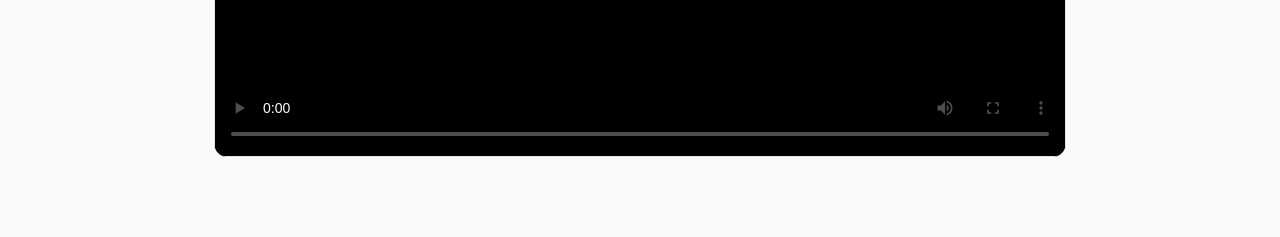
<file: video.html>
<!DOCTYPE html>
<html lang="en">
<head>
<meta charset="UTF-8">
<meta name="viewport" content="width=device-width, initial-scale=1.0">
<title>ESH — Video Test</title>
<link rel="preconnect" href="https://fonts.googleapis.com">
<link rel="preconnect" href="https://fonts.gstatic.com" crossorigin>
<link href="https://fonts.googleapis.com/css2?family=EB+Garamond:ital,wght@0,400;0,500;0,600;0,700;1,400&display=swap" rel="stylesheet">
<link rel="stylesheet" href="styles.css">
<style>
  .video-page {
    max-width: 900px;
    margin: 0 auto;
    padding: 48px 24px 80px;
  }
  .video-page h1 {
    font-size: 1.6rem;
    margin-bottom: 4px;
  }
  .video-page .note {
    color: var(--text-muted);
    font-size: 0.9rem;
    margin-bottom: 24px;
  }
  .video-page video {
    width: 100%;
    border-radius: 12px;
    border: 1px solid var(--border);
    background: #000;
    display: block;
  }
  .back-link {
    display: inline-block;
    margin-bottom: 24px;
    color: var(--text-muted);
    text-decoration: none;
    font-size: 0.9rem;
  }
  .back-link:hover { color: var(--text); }
</style>
</head>
<body>

<header class="site-header">
  <div class="header-inner">
    <a class="brand" href="index.html">ESH</a>
    <nav class="header-links">
      <a href="assets/SeunghoonLee_CV.pdf" target="_blank" rel="noopener">CV</a>
      <a href="https://www.instagram.com/le_esh_design/" target="_blank" rel="noopener">Instagram</a>
      <a href="sketch.html">Digital Sketch</a>
      <a href="ongoing.html">On-going</a>
      <a href="motion.html">noncircle</a>
      <a href="contact.html">Contact</a>
    </nav>
  </div>
</header>

<main class="video-page">
  <a class="back-link" href="index.html">&larr; Back</a>
  <h1>This is not a circle</h1>
  <p class="note">Original: 4K, 16.5 MB</p>
  <video controls preload="metadata" poster="assets/video/sample-01-thumb.jpg">
    <source src="assets/video/sample-01.mp4" type="video/mp4">
    Your browser does not support the video tag.
  </video>

  <p class="note" style="margin-top:32px;">Compressed: 1080p, 1.08 MB</p>
  <video controls preload="metadata" poster="assets/video/sample-01-thumb.jpg">
    <source src="assets/video/sample-01-1080p.mp4" type="video/mp4">
    Your browser does not support the video tag.
  </video>
</main>

<script src="protect.js"></script>
<script src="video.js"></script>
</body>
</html>
</file>
<file: styles.css>
:root {
  --bg: #fafafa;
  --surface: #ffffff;
  --text: #1a1a1a;
  --text-muted: #666666;
  --border: #e4e4e4;
  --accent: #1a1a1a;
  --accent-text: #ffffff;
  --shadow: 0 1px 3px rgba(0,0,0,0.08);
  --shadow-hover: 0 8px 24px rgba(0,0,0,0.14);
}

@media (prefers-color-scheme: dark) {
  :root {
    --bg: #121212;
    --surface: #1a1a1a;
    --text: #f0f0f0;
    --text-muted: #a0a0a0;
    --border: #2c2c2c;
    --accent: #f0f0f0;
    --accent-text: #121212;
    --shadow: 0 1px 3px rgba(0,0,0,0.4);
    --shadow-hover: 0 8px 24px rgba(0,0,0,0.6);
  }
}

* { box-sizing: border-box; }

button, input, select, textarea {
  font-family: inherit;
}

body {
  margin: 0;
  font-family: 'EB Garamond', Garamond, Georgia, serif;
  background: var(--bg);
  color: var(--text);
}

/* Header */
.site-header {
  position: sticky;
  top: 0;
  z-index: 10;
  background: var(--bg);
  border-bottom: 1px solid var(--border);
}

.header-inner {
  max-width: 1100px;
  margin: 0 auto;
  padding: 16px 24px;
  display: flex;
  align-items: center;
  justify-content: space-between;
}

.brand {
  font-weight: 400;
  letter-spacing: 0.02em;
  font-size: 1.15rem;
  color: var(--text);
  text-decoration: none;
}

.header-links a {
  color: var(--text-muted);
  text-decoration: none;
  margin-left: 24px;
  font-size: 0.9rem;
  transition: color 0.15s ease;
}

.header-links a:hover { color: var(--text); }

/* Hero */
.hero {
  position: relative;
  overflow: hidden;
  min-height: 100vh;
  display: flex;
  flex-direction: column;
  align-items: center;
  justify-content: center;
  padding: 64px 24px;
  text-align: center;
}

.scroll-cue {
  margin-top: 40px;
  display: flex;
  flex-direction: column;
  align-items: center;
  gap: 4px;
  color: var(--text-muted);
  font-size: 0.8rem;
  letter-spacing: 0.04em;
  animation: scroll-cue-bounce 2s ease-in-out infinite;
}

.scroll-cue span {
  font-size: 1rem;
}

@keyframes scroll-cue-bounce {
  0%, 100% { transform: translateY(0); opacity: 0.6; }
  50% { transform: translateY(6px); opacity: 1; }
}

.hero-bg-video {
  position: absolute;
  inset: 0;
  width: 100%;
  height: 100%;
  object-fit: cover;
  opacity: 0.25;
  z-index: 0;
  pointer-events: none;
}

.hero > *:not(.hero-bg-video) {
  position: relative;
  z-index: 1;
}

.hero h1 {
  font-family: 'Cinzel', 'EB Garamond', Garamond, Georgia, serif;
  font-size: clamp(1.8rem, 4.5vw, 2.8rem);
  margin: 0 0 6px;
  font-weight: 500;
  letter-spacing: 0.04em;
}

.hero .name-alt {
  font-size: 0.95rem;
  color: var(--text-muted);
  letter-spacing: 0.04em;
  margin: 0 0 20px;
}

.hero .role {
  font-size: 1.1rem;
  margin: 0;
  color: var(--text);
}

.hero .sub {
  color: var(--text-muted);
  margin: 4px 0 0;
}

.hero .sub + .sub {
  margin-bottom: 28px;
}

.hero-actions {
  display: flex;
  gap: 12px;
  justify-content: center;
  flex-wrap: wrap;
}

/* Portfolio preview slideshow */
.portfolio-preview {
  max-width: 1100px;
  margin: 0 auto;
  padding: 48px 24px 8px;
}

.hero-slideshow {
  max-width: 900px;
  margin: 0 auto 32px;
}

.slideshow-stage {
  position: relative;
  height: min(56vh, 560px);
  min-height: 320px;
  background: var(--surface);
  border: 1px solid var(--border);
  border-radius: 16px;
  overflow: hidden;
  box-shadow: var(--shadow);
  cursor: pointer;
}

.slideshow-stage img {
  width: 100%;
  height: 100%;
  object-fit: contain;
  display: block;
  user-select: none;
  animation: slide-fade 0.4s ease;
}

@keyframes slide-fade {
  from { opacity: 0; }
  to { opacity: 1; }
}

.slide-nav {
  position: absolute;
  top: 50%;
  transform: translateY(-50%);
  background: rgba(0,0,0,0.35);
  color: #fff;
  border: none;
  width: 40px;
  height: 40px;
  border-radius: 50%;
  cursor: pointer;
  font-size: 1.1rem;
  display: flex;
  align-items: center;
  justify-content: center;
  opacity: 0;
  transition: opacity 0.15s ease, background 0.15s ease;
}

.slideshow-stage:hover .slide-nav {
  opacity: 1;
}

.slide-nav:hover { background: rgba(0,0,0,0.55); }
.slide-prev { left: 12px; }
.slide-next { right: 12px; }

.slide-dots {
  display: flex;
  justify-content: center;
  gap: 6px;
  margin-top: 14px;
}

.slide-dots .dot {
  width: 6px;
  height: 6px;
  border-radius: 50%;
  background: var(--border);
  border: none;
  cursor: pointer;
  padding: 0;
  transition: background 0.15s ease, transform 0.15s ease;
}

.slide-dots .dot.active {
  background: var(--text);
  transform: scale(1.3);
}

@media (max-width: 640px) {
  .slideshow-stage { height: 48vh; min-height: 240px; border-radius: 12px; }
  .slide-nav { opacity: 1; width: 34px; height: 34px; font-size: 0.95rem; }
}

.btn {
  display: inline-block;
  padding: 12px 24px;
  border-radius: 999px;
  font-size: 0.95rem;
  text-decoration: none;
  cursor: pointer;
  border: 1px solid var(--border);
  transition: transform 0.15s ease, box-shadow 0.15s ease;
}

.btn:hover { transform: translateY(-1px); }

.btn-primary {
  background: var(--accent);
  color: var(--accent-text);
  border-color: var(--accent);
}

.btn-secondary {
  background: transparent;
  color: var(--text);
}

/* Gallery */
.gallery {
  max-width: 1100px;
  margin: 0 auto;
  padding: 16px 24px 80px;
  display: grid;
  grid-template-columns: repeat(auto-fill, minmax(220px, 1fr));
  gap: 16px;
}

.thumb {
  position: relative;
  background: var(--surface);
  border: 1px solid var(--border);
  border-radius: 10px;
  overflow: hidden;
  cursor: pointer;
  box-shadow: var(--shadow);
  transition: box-shadow 0.2s ease, transform 0.2s ease;
  aspect-ratio: 4 / 3;
  display: flex;
  align-items: center;
  justify-content: center;
}

.thumb:hover {
  box-shadow: var(--shadow-hover);
  transform: translateY(-2px);
}

.thumb img {
  width: 100%;
  height: 100%;
  object-fit: contain;
  display: block;
}

.thumb .page-num {
  position: absolute;
  bottom: 6px;
  right: 8px;
  font-size: 0.7rem;
  color: var(--text-muted);
  background: var(--surface);
  padding: 1px 6px;
  border-radius: 6px;
  opacity: 0.85;
}

/* Footer */
.site-footer {
  text-align: center;
  padding: 24px;
  color: var(--text-muted);
  font-size: 0.85rem;
  border-top: 1px solid var(--border);
}

/* Lightbox */
.lightbox {
  position: fixed;
  inset: 0;
  background: rgba(0,0,0,0.92);
  display: none;
  align-items: center;
  justify-content: center;
  z-index: 100;
}

.lightbox.open { display: flex; }

.lb-stage {
  width: 100%;
  height: 100%;
  display: flex;
  align-items: center;
  justify-content: center;
  padding: 60px 80px;
}

.lb-stage img {
  max-width: 100%;
  max-height: 100%;
  object-fit: contain;
  box-shadow: 0 10px 40px rgba(0,0,0,0.5);
}

.lb-close {
  position: absolute;
  top: 16px;
  right: 20px;
  background: none;
  border: none;
  color: #fff;
  font-size: 2.2rem;
  line-height: 1;
  cursor: pointer;
  opacity: 0.8;
}
.lb-close:hover { opacity: 1; }

.lb-nav {
  position: absolute;
  top: 50%;
  transform: translateY(-50%);
  background: rgba(255,255,255,0.08);
  border: none;
  color: #fff;
  font-size: 1.4rem;
  width: 48px;
  height: 48px;
  border-radius: 50%;
  cursor: pointer;
  display: flex;
  align-items: center;
  justify-content: center;
  transition: background 0.15s ease;
}
.lb-nav:hover { background: rgba(255,255,255,0.18); }
.lb-prev { left: 16px; }
.lb-next { right: 16px; }

.lb-counter {
  position: absolute;
  bottom: 18px;
  left: 50%;
  transform: translateX(-50%);
  color: #fff;
  font-size: 0.85rem;
  opacity: 0.75;
}

@media (max-width: 640px) {
  .lb-stage { padding: 90px 16px; }
  .lb-nav { width: 40px; height: 40px; font-size: 1.1rem; }
}
</file>
